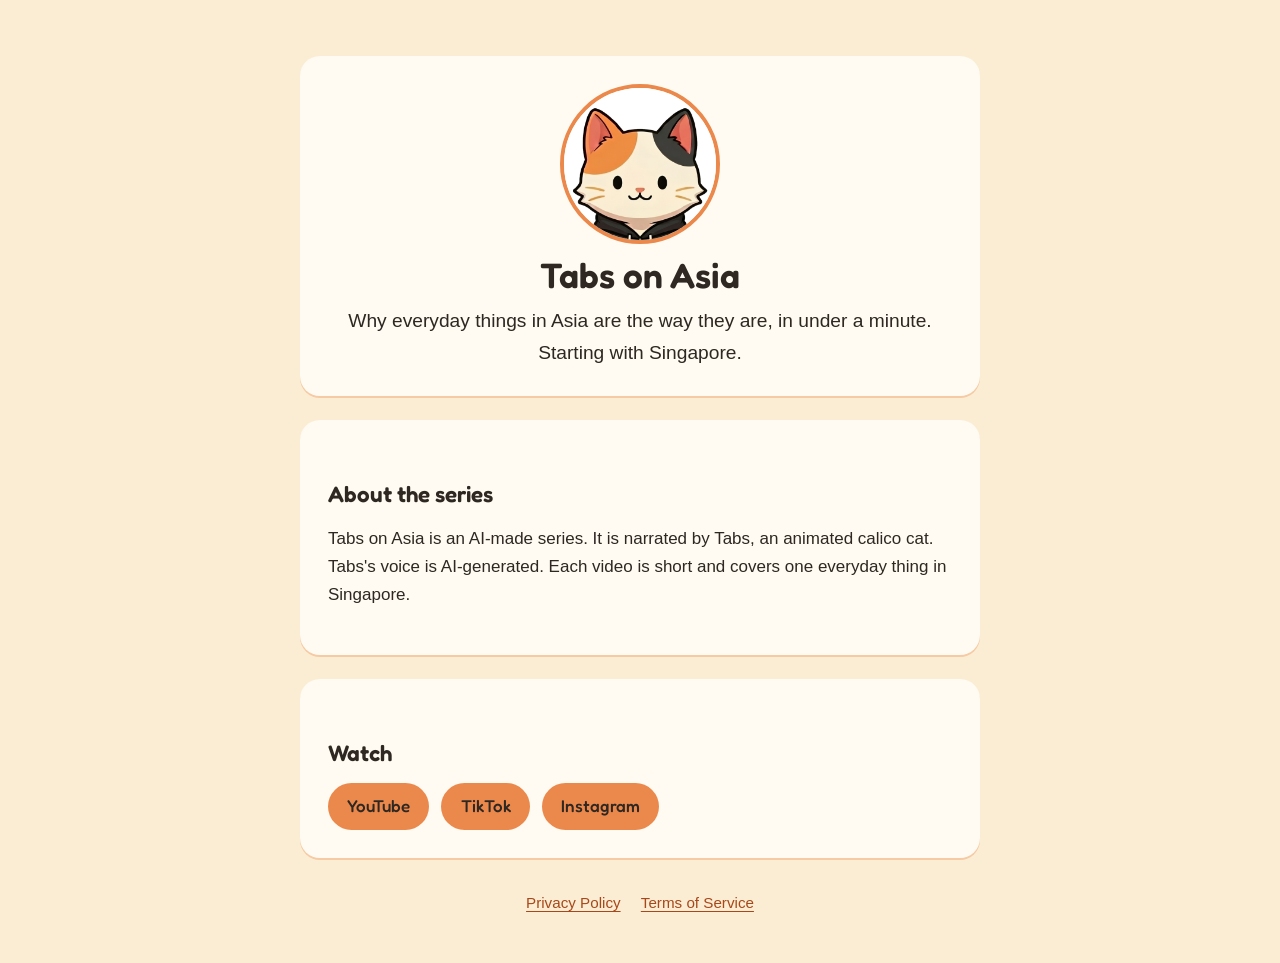
<file: index.html>
<!DOCTYPE html>
<html lang="en">
<head>
<meta charset="utf-8">
<meta name="viewport" content="width=device-width, initial-scale=1">
<title>Tabs on Asia</title>
<meta name="description" content="Why everyday things in Asia are the way they are, in under a minute. Starting with Singapore.">
<link rel="icon" type="image/png" href="avatar.png">
<link rel="stylesheet" href="style.css">
</head>
<body>
<div class="wrap">
  <main class="card hero">
    <img src="avatar.png" alt="Tabs, an animated calico cat" width="160" height="160">
    <h1>Tabs on Asia</h1>
    <p class="tagline">Why everyday things in Asia are the way they are, in under a minute. Starting with Singapore.</p>
  </main>
  <section class="card">
    <h2>About the series</h2>
    <p>Tabs on Asia is an AI-made series. It is narrated by Tabs, an animated calico cat. Tabs's voice is AI-generated. Each video is short and covers one everyday thing in Singapore.</p>
  </section>
  <section class="card">
    <h2>Watch</h2>
    <ul class="links">
      <li><a href="https://www.youtube.com/@tabsOnAsia">YouTube</a></li>
      <li><a href="https://www.tiktok.com/@tabsonasia">TikTok</a></li>
      <li><a href="https://www.instagram.com/tabsonasia/">Instagram</a></li>
    </ul>
  </section>
  <footer>
    <a href="privacy.html">Privacy Policy</a>
    <a href="terms.html">Terms of Service</a>
  </footer>
</div>
</body>
</html>
</file>
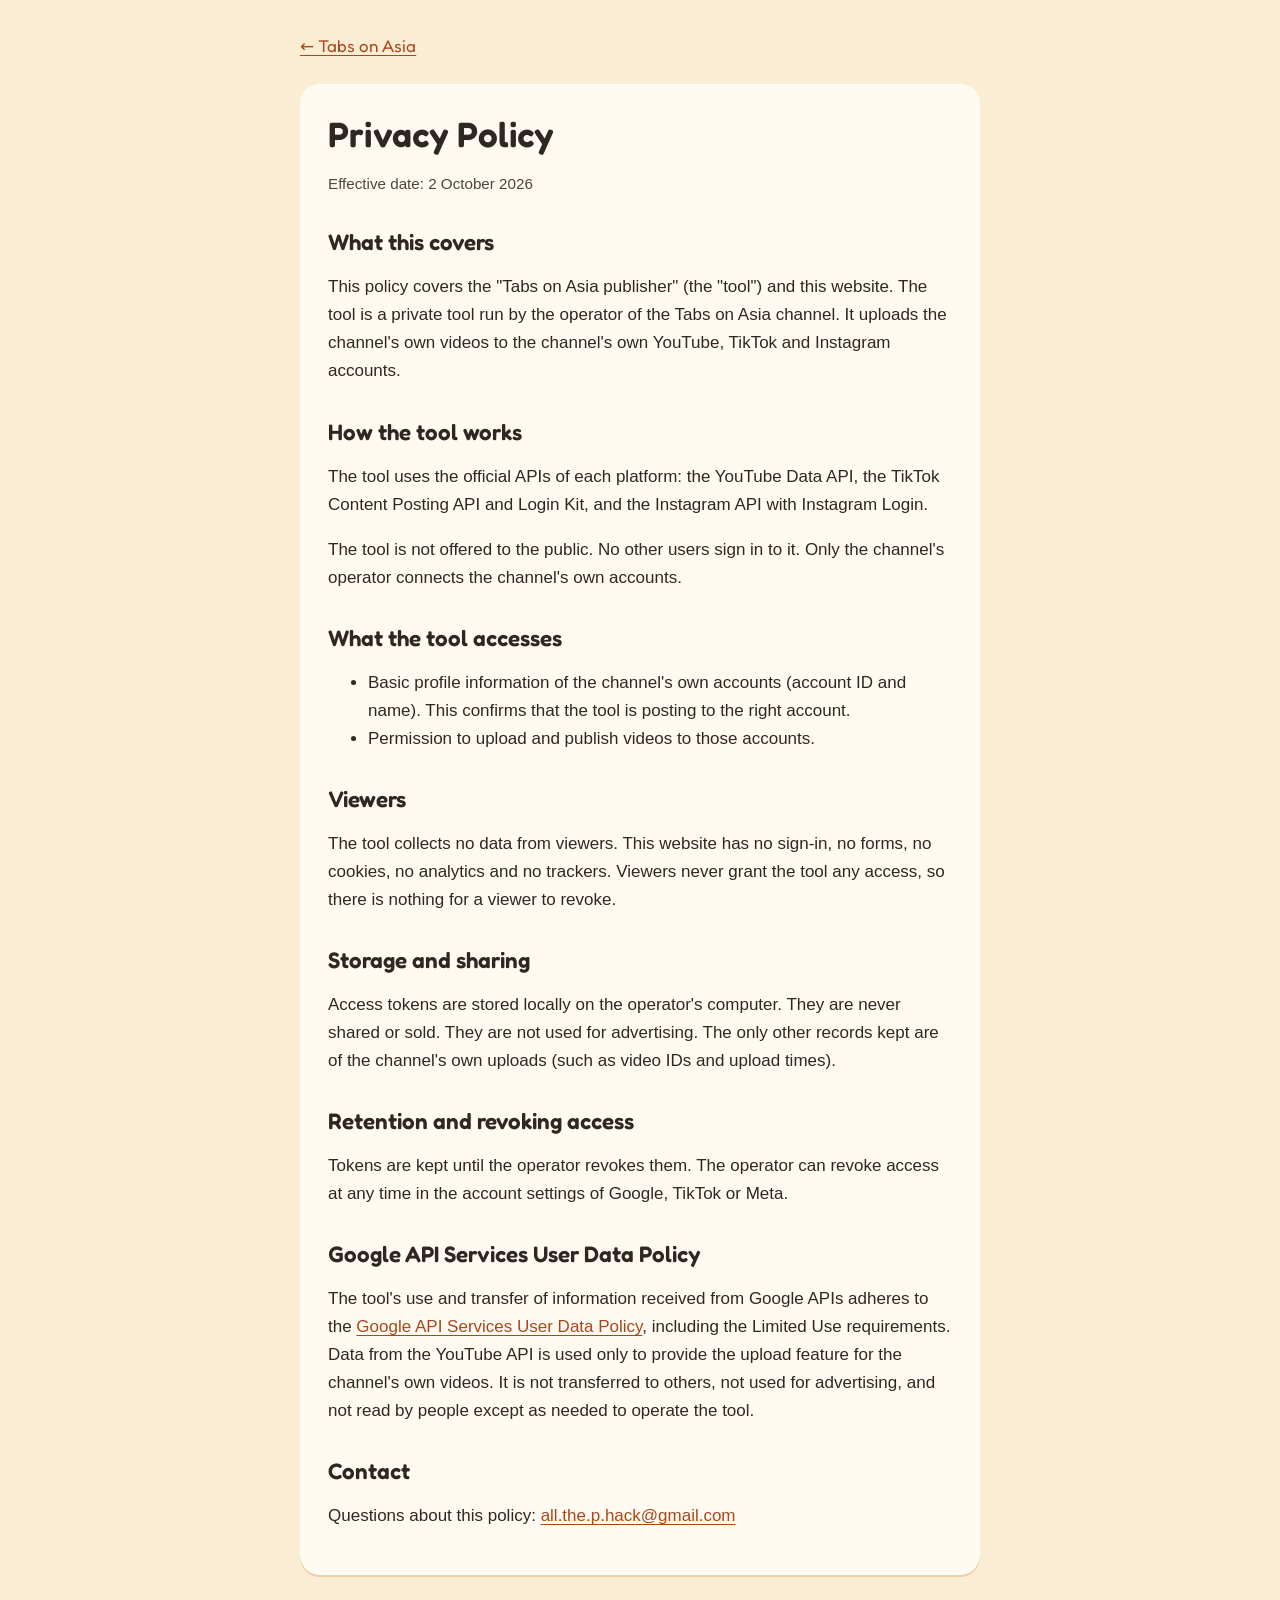
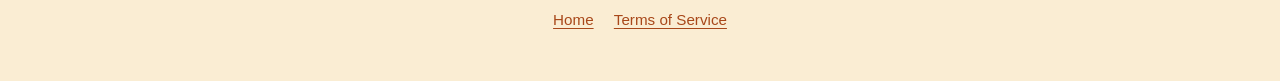
<file: privacy.html>
<!DOCTYPE html>
<html lang="en">
<head>
<meta charset="utf-8">
<meta name="viewport" content="width=device-width, initial-scale=1">
<title>Privacy Policy - Tabs on Asia</title>
<link rel="icon" type="image/png" href="avatar.png">
<link rel="stylesheet" href="style.css">
</head>
<body>
<div class="wrap">
  <nav class="top"><a href="index.html">&larr; Tabs on Asia</a></nav>
  <main class="card">
    <h1>Privacy Policy</h1>
    <p class="meta">Effective date: 2 October 2026</p>

    <h2>What this covers</h2>
    <p>This policy covers the "Tabs on Asia publisher" (the "tool") and this website. The tool is a private tool run by the operator of the Tabs on Asia channel. It uploads the channel's own videos to the channel's own YouTube, TikTok and Instagram accounts.</p>

    <h2>How the tool works</h2>
    <p>The tool uses the official APIs of each platform: the YouTube Data API, the TikTok Content Posting API and Login Kit, and the Instagram API with Instagram Login.</p>
    <p>The tool is not offered to the public. No other users sign in to it. Only the channel's operator connects the channel's own accounts.</p>

    <h2>What the tool accesses</h2>
    <ul>
      <li>Basic profile information of the channel's own accounts (account ID and name). This confirms that the tool is posting to the right account.</li>
      <li>Permission to upload and publish videos to those accounts.</li>
    </ul>

    <h2>Viewers</h2>
    <p>The tool collects no data from viewers. This website has no sign-in, no forms, no cookies, no analytics and no trackers. Viewers never grant the tool any access, so there is nothing for a viewer to revoke.</p>

    <h2>Storage and sharing</h2>
    <p>Access tokens are stored locally on the operator's computer. They are never shared or sold. They are not used for advertising. The only other records kept are of the channel's own uploads (such as video IDs and upload times).</p>

    <h2>Retention and revoking access</h2>
    <p>Tokens are kept until the operator revokes them. The operator can revoke access at any time in the account settings of Google, TikTok or Meta.</p>

    <h2>Google API Services User Data Policy</h2>
    <p>The tool's use and transfer of information received from Google APIs adheres to the <a href="https://developers.google.com/terms/api-services-user-data-policy">Google API Services User Data Policy</a>, including the Limited Use requirements. Data from the YouTube API is used only to provide the upload feature for the channel's own videos. It is not transferred to others, not used for advertising, and not read by people except as needed to operate the tool.</p>

    <h2>Contact</h2>
    <p>Questions about this policy: <a href="mailto:all.the.p.hack@gmail.com">all.the.p.hack@gmail.com</a></p>
  </main>
  <footer>
    <a href="index.html">Home</a>
    <a href="terms.html">Terms of Service</a>
  </footer>
</div>
</body>
</html>
</file>
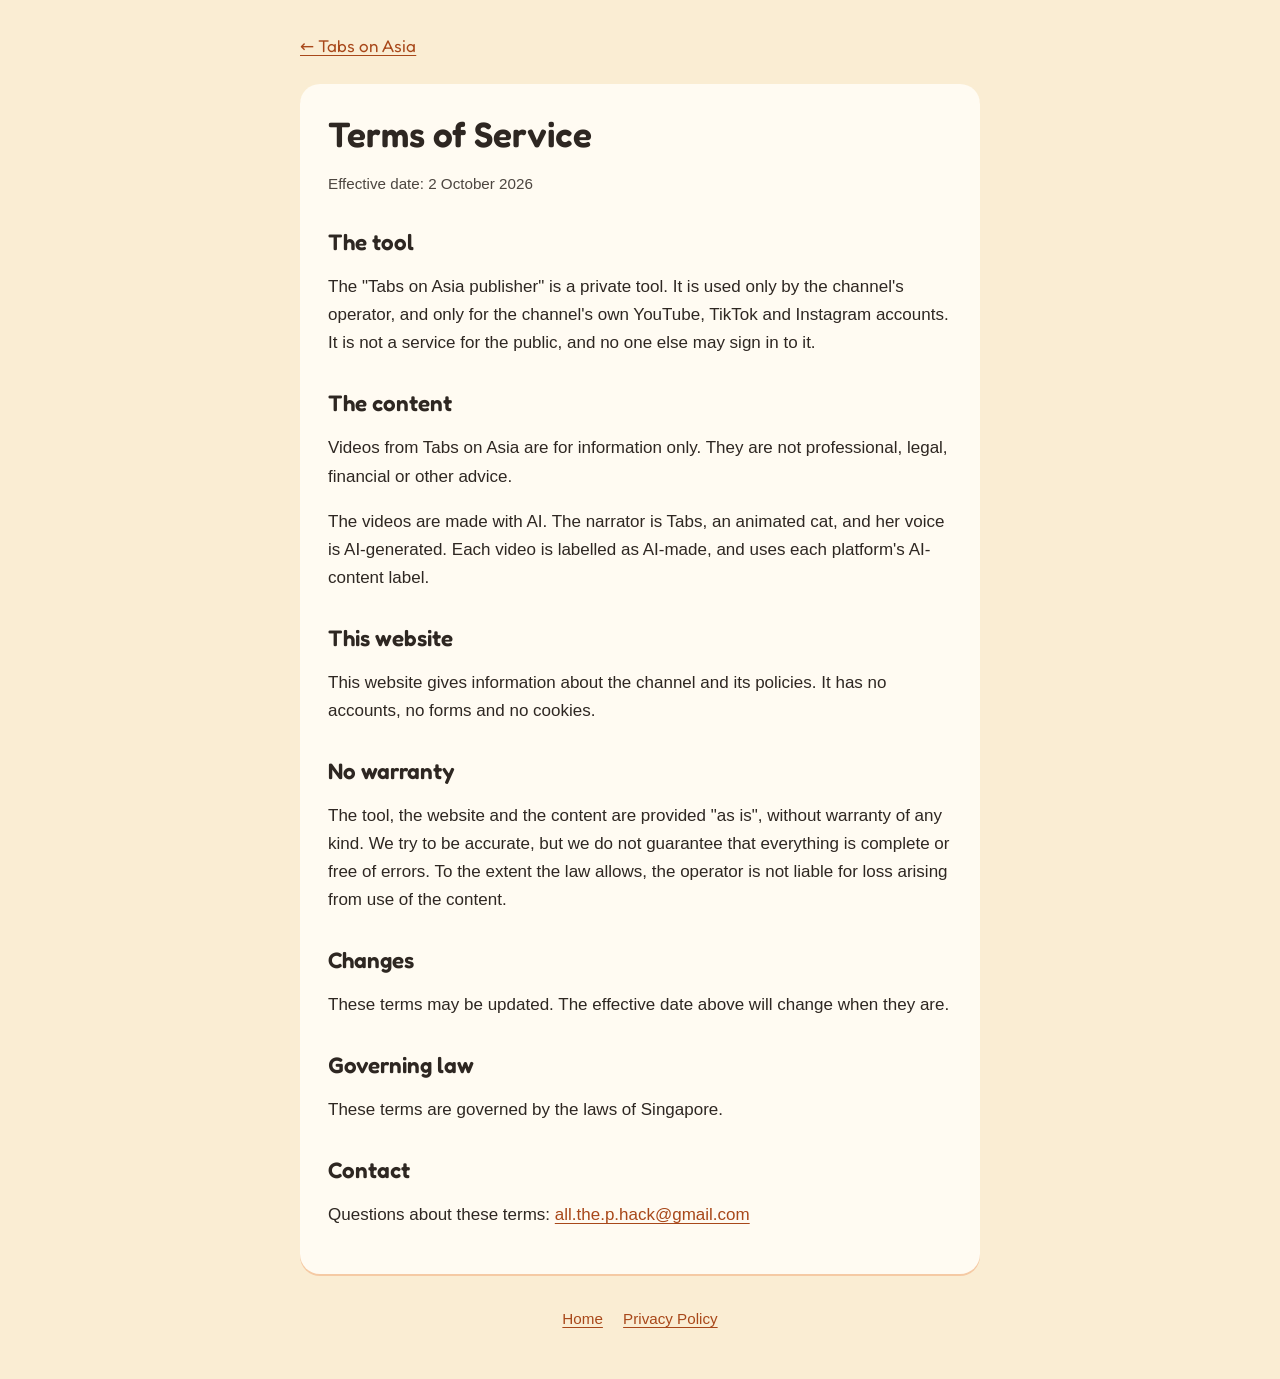
<file: terms.html>
<!DOCTYPE html>
<html lang="en">
<head>
<meta charset="utf-8">
<meta name="viewport" content="width=device-width, initial-scale=1">
<title>Terms of Service - Tabs on Asia</title>
<link rel="icon" type="image/png" href="avatar.png">
<link rel="stylesheet" href="style.css">
</head>
<body>
<div class="wrap">
  <nav class="top"><a href="index.html">&larr; Tabs on Asia</a></nav>
  <main class="card">
    <h1>Terms of Service</h1>
    <p class="meta">Effective date: 2 October 2026</p>

    <h2>The tool</h2>
    <p>The "Tabs on Asia publisher" is a private tool. It is used only by the channel's operator, and only for the channel's own YouTube, TikTok and Instagram accounts. It is not a service for the public, and no one else may sign in to it.</p>

    <h2>The content</h2>
    <p>Videos from Tabs on Asia are for information only. They are not professional, legal, financial or other advice.</p>
    <p>The videos are made with AI. The narrator is Tabs, an animated cat, and her voice is AI-generated. Each video is labelled as AI-made, and uses each platform's AI-content label.</p>

    <h2>This website</h2>
    <p>This website gives information about the channel and its policies. It has no accounts, no forms and no cookies.</p>

    <h2>No warranty</h2>
    <p>The tool, the website and the content are provided "as is", without warranty of any kind. We try to be accurate, but we do not guarantee that everything is complete or free of errors. To the extent the law allows, the operator is not liable for loss arising from use of the content.</p>

    <h2>Changes</h2>
    <p>These terms may be updated. The effective date above will change when they are.</p>

    <h2>Governing law</h2>
    <p>These terms are governed by the laws of Singapore.</p>

    <h2>Contact</h2>
    <p>Questions about these terms: <a href="mailto:all.the.p.hack@gmail.com">all.the.p.hack@gmail.com</a></p>
  </main>
  <footer>
    <a href="index.html">Home</a>
    <a href="privacy.html">Privacy Policy</a>
  </footer>
</div>
</body>
</html>
</file>
<file: style.css>
/* Fredoka is served from this site (SIL OFL, fonts/OFL.txt): no third-party requests. */
@font-face {
  font-family: "Fredoka";
  src: url("fonts/Fredoka.ttf") format("truetype");
  font-weight: 300 700;
  font-display: swap;
}

:root {
  --bg: #FAEDD3;
  --text: #2E2722;
  --accent: #EB884B;
  --card: #FFFBF2;
}
* { box-sizing: border-box; }
body {
  margin: 0;
  background: var(--bg);
  color: var(--text);
  font-family: -apple-system, BlinkMacSystemFont, "Segoe UI", Roboto, Helvetica, Arial, sans-serif;
  font-size: 1.0625rem;
  line-height: 1.65;
}
.wrap { max-width: 720px; margin: 0 auto; padding: 2rem 1.25rem 3rem; }
h1, h2, h3 { font-family: "Fredoka", system-ui, sans-serif; font-weight: 600; line-height: 1.25; }
h1 { font-size: 2.2rem; margin: 0 0 .5rem; }
h2 { font-size: 1.4rem; margin: 2rem 0 .5rem; }
a { color: #A8481A; text-underline-offset: 3px; }
a:hover, a:focus { color: var(--text); }
.card {
  background: var(--card);
  border-radius: 20px;
  padding: 1.75rem;
  margin: 1.5rem 0;
  box-shadow: 0 2px 0 rgba(235, 136, 75, .35);
}
.hero { text-align: center; }
.hero img { width: 160px; height: 160px; border-radius: 50%; object-fit: cover; border: 4px solid var(--accent); }
.tagline { font-size: 1.2rem; margin: .5rem 0 0; }
.links { list-style: none; padding: 0; margin: 1rem 0 0; display: flex; flex-wrap: wrap; gap: .75rem; }
.links a {
  display: inline-block; background: var(--accent); color: var(--text);
  font-family: "Fredoka", system-ui, sans-serif; font-weight: 500;
  padding: .6rem 1.2rem; border-radius: 999px; text-decoration: none;
}
.links a:hover, .links a:focus { background: var(--text); color: var(--card); }
nav.top { margin-bottom: 1rem; font-family: "Fredoka", system-ui, sans-serif; }
footer { margin-top: 2rem; text-align: center; font-size: .95rem; }
footer a { margin: 0 .5rem; }
.meta { font-size: .95rem; opacity: .85; }
@media (max-width: 480px) {
  h1 { font-size: 1.8rem; }
  .card { padding: 1.25rem; }
}
</file>
